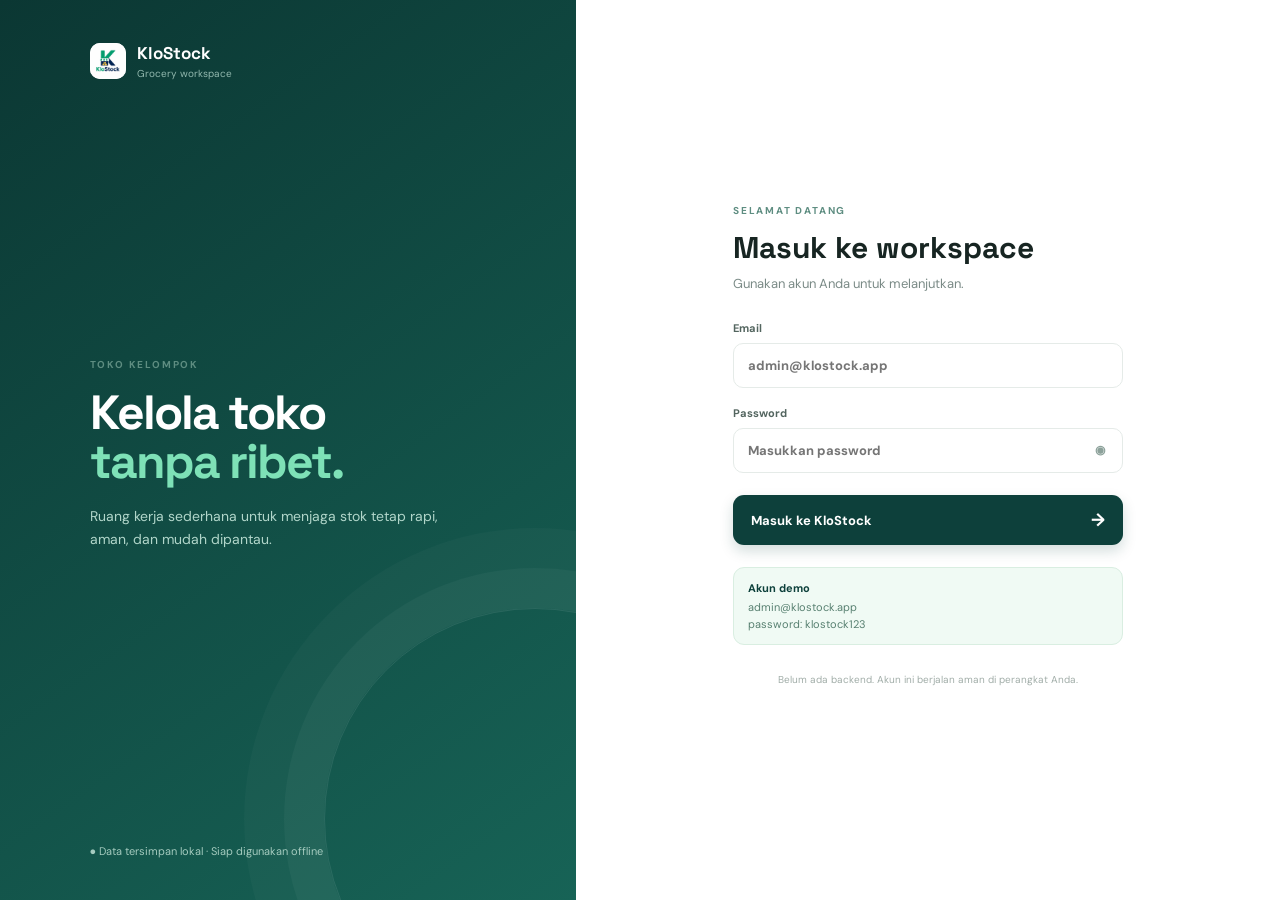
<file: index.html>
<!doctype html>
<html lang="id">
<head>
  <meta charset="UTF-8">
  <meta name="viewport" content="width=device-width, initial-scale=1.0, viewport-fit=cover">
  <meta name="theme-color" content="#0d403b">
  <meta name="description" content="KloStock — Belanja harian tanpa ribet.">
  <link rel="manifest" href="manifest.json">
  <link rel="icon" href="icon.png">
  <link rel="stylesheet" href="style.css?v=12">
  <title>KloStock · Dashboard</title>
</head>
<body data-page="dashboard">
  <div class="splash-screen" id="splashScreen">
    <img class="splash-logo logo-image" src="assets/logo-192.png" alt="KloStock"><h1>KloStock</h1><p>Belanja harian tanpa ribet.</p><span class="loader"></span><small>by Kelompok 5</small>
  </div>
  <div class="app-shell">
    <aside class="sidebar" id="sidebar">
      <div class="brand"><img class="brand-mark logo-image" src="assets/logo-192.png" alt="KloStock"><div><strong>KloStock</strong><span>Grocery workspace</span></div></div>
      <nav class="side-nav"><a class="nav-link active" href="index.html"><span>⌂</span>Dashboard</a><a class="nav-link" href="pages/barang.html"><span>▦</span>Data Produk</a><a class="nav-link" href="pages/tambah-barang.html"><span>＋</span>Tambah Produk</a><a class="nav-link" href="pages/profile.html"><span>◎</span>Profile</a></nav>
      <div class="sidebar-note"><span class="note-dot"></span><div><b>Mode offline siap</b><small>Data tersimpan di perangkat ini.</small></div></div>
      <div class="sidebar-footer"><a class="avatar" href="pages/profile.html" title="Profile" data-user-initials>VL</a><div><b data-user-name>VL</b><small data-user-role>Workspace owner</small></div></div>
    </aside>
    <main class="main-content">
      <header class="topbar"><button class="icon-button menu-toggle" id="menuToggle" aria-label="Buka menu">☰</button><div class="breadcrumbs"><span>Workspace</span><b>›</b><strong>Dashboard</strong></div><div class="top-actions"><button class="icon-button" title="Notifikasi">♧</button><a class="avatar" href="pages/profile.html" title="Profile">ST</a></div></header>
      <div class="page-content">
        <section class="welcome-row"><div><p class="eyebrow">SELAMAT DATANG KEMBALI</p><h1>Kelola toko <em>tanpa ribet.</em></h1><p class="lead">Pantau stok harian dan rapikan toko dalam satu ruang kerja yang sederhana.</p></div><a class="primary-button" href="pages/tambah-barang.html">＋ Tambah Produk</a></section>
        <section class="hero-banner"><div class="hero-copy"><span class="pill light-pill">● Data tersimpan aman di perangkat</span><h2>Toko yang rapi,<br><span>keputusan lebih cepat.</span></h2><p>Semua data tersimpan lokal dan tetap bisa diakses saat offline.</p></div><div class="hero-orbit orbit-one"></div><div class="hero-orbit orbit-two"></div><div class="hero-stats"><div class="floating-stat"><span>STOK</span><strong id="stockPercent">86%</strong><small>kondisi aman</small></div><div class="floating-stat value-stat"><span>NILAI STOK</span><strong id="heroValue">Rp 0</strong><small>nilai total barang</small></div></div></section>
        <section class="stats-grid"><article class="stat-card"><div class="stat-icon teal">▦</div><div><span>Total Barang</span><strong id="totalProducts">0</strong><small>item terdaftar</small></div></article><article class="stat-card"><div class="stat-icon green">↗</div><div><span>Total Stok</span><strong id="totalStock">0</strong><small>unit tersedia</small></div></article><article class="stat-card"><div class="stat-icon yellow">Rp</div><div><span>Nilai Stok</span><strong id="inventoryValue">Rp 0</strong><small>harga × stok</small></div></article><article class="stat-card"><div class="stat-icon red">!</div><div><span>Stok Menipis</span><strong id="lowStock">0</strong><small>perlu perhatian</small></div></article></section>
        <section class="charts-grid"><article class="panel chart-panel"><div class="panel-heading"><div><h2>Ringkasan Stok</h2><p>Pantau jumlah stok berdasarkan kategori.</p></div><span class="panel-menu">•••</span></div><div class="chart-wrap"><canvas id="categoryChart"></canvas></div></article><article class="panel chart-panel donut-panel"><div class="panel-heading"><div><h2>Status Stok</h2><p>Kondisi stok toko saat ini.</p></div><span class="panel-menu">•••</span></div><div class="donut-wrap"><canvas id="statusChart"></canvas><div class="donut-center"><strong id="safePercent">0%</strong><span>aman</span></div></div><div class="legend"><span><i class="dot safe"></i>Aman</span><span><i class="dot warning"></i>Menipis</span><span><i class="dot empty"></i>Habis</span></div></article></section>
        <section class="panel recent-panel"><div class="panel-heading"><div><h2>Produk Terbaru</h2><p>Produk yang baru saja masuk ke toko.</p></div><a class="text-button" href="pages/barang.html">Lihat Semua <span>→</span></a></div><div class="recent-list" id="recentProducts"></div></section>
      </div>
    </main>
  </div>
  <div class="toast" id="toast"></div><script src="js/storage.js?v=12"></script><script src="js/auth.js?v=12"></script><script src="app.js?v=12"></script><script src="js/dashboard.js?v=12"></script>
</body>
</html>

``
</file>
<file: style.css>
@import url('https://fonts.googleapis.com/css2?family=DM+Sans:wght@400;500;600;700&family=Space+Grotesk:wght@500;600;700&display=swap');
:root{--teal:#0d403b;--teal-2:#145c52;--emerald:#31c48d;--mint:#e8f8ef;--bg:#f6f8f7;--ink:#172522;--muted:#7b8b87;--line:#e5ebe8;--white:#fff;--shadow:0 12px 34px rgba(23,53,46,.07);--radius:18px}*{box-sizing:border-box}body{margin:0;background:var(--bg);color:var(--ink);font-family:'DM Sans',Arial,sans-serif;font-size:14px}a{text-decoration:none;color:inherit}button,input,select{font:inherit}button{cursor:pointer;border:0}.app-shell{display:flex;min-height:100vh}.sidebar{width:248px;background:var(--teal);color:#c3dad3;padding:27px 18px 21px;display:flex;flex-direction:column;position:fixed;inset:0 auto 0 0;z-index:10}.brand{display:flex;align-items:center;gap:11px;padding:0 9px 42px;color:#fff}.brand-mark,.splash-logo{display:grid;place-items:center;width:36px;height:36px;border-radius:12px;background:var(--emerald);color:var(--teal);font-family:'Space Grotesk';font-weight:700;font-size:21px}.brand strong{display:block;font-family:'Space Grotesk';font-size:17px}.brand span{display:block;color:#92b8ae;font-size:10px;margin-top:3px}.side-nav{display:grid;gap:7px}.nav-link{display:flex;align-items:center;gap:14px;border-radius:12px;padding:13px 14px;color:#9dc2ba;font-weight:600;transition:.18s}.nav-link span{font-size:21px;line-height:16px;width:18px;text-align:center}.nav-link:hover,.nav-link.active{background:rgba(255,255,255,.1);color:#fff}.nav-link.active{box-shadow:inset 3px 0 var(--emerald)}.sidebar-note{display:flex;gap:10px;background:rgba(255,255,255,.065);border:1px solid rgba(255,255,255,.07);padding:14px 12px;border-radius:14px;margin-top:auto;margin-bottom:19px}.note-dot{width:8px;height:8px;border-radius:50%;background:var(--emerald);margin-top:4px;box-shadow:0 0 0 5px rgba(49,196,141,.12)}.sidebar-note b,.sidebar-footer b{font-size:11px;color:#e1f2ed;display:block}.sidebar-note small,.sidebar-footer small{font-size:10px;color:#8db4aa;display:block;margin-top:4px}.sidebar-footer{border-top:1px solid rgba(255,255,255,.11);padding:17px 8px 0;display:flex;gap:10px;align-items:center}.avatar{width:32px;height:32px;border-radius:50%;background:#d9f2e4;color:var(--teal);display:inline-grid;place-items:center;font-size:11px;font-weight:700;flex:none}.main-content{margin-left:248px;flex:1;min-width:0}.topbar{height:73px;padding:0 4.2vw;display:flex;align-items:center;justify-content:space-between;background:rgba(246,248,247,.92);border-bottom:1px solid var(--line);position:sticky;top:0;z-index:5}.breadcrumbs{display:flex;gap:12px;align-items:center;color:#a1aaa7;font-size:12px}.breadcrumbs b{font-size:18px;color:#cad1ce}.breadcrumbs strong{color:var(--ink);font-weight:600}.top-actions{display:flex;gap:20px;align-items:center}.icon-button{width:34px;height:34px;border-radius:50%;background:transparent;color:#65736f;font-size:18px}.icon-button:hover{background:#e9efec}.menu-toggle{display:none}.page-content{max-width:1330px;margin:auto;padding:43px 4.2vw 60px}.welcome-row{display:flex;justify-content:space-between;align-items:end;gap:22px;margin-bottom:31px}.eyebrow{font-size:10px;letter-spacing:1.8px;color:#5e8d81;font-weight:700;margin:0 0 11px}.welcome-row h1{font-family:'Space Grotesk';font-size:34px;line-height:1.12;letter-spacing:-1px;margin:0}.welcome-row h1 em{font-style:normal;color:#2ea477}.lead{color:var(--muted);margin:11px 0 0;max-width:560px;line-height:1.6}.primary-button{background:var(--teal);color:white;padding:13px 18px;border-radius:11px;font-size:13px;font-weight:700;white-space:nowrap;box-shadow:0 6px 14px rgba(13,64,59,.18);transition:.18s}.primary-button:hover{background:#185a51;transform:translateY(-1px)}.hero-banner{position:relative;overflow:hidden;min-height:245px;border-radius:22px;background:linear-gradient(115deg,#0c3b37,#186458 57%,#2e9a72);color:white;padding:29px 34px;margin-bottom:19px;box-shadow:0 15px 30px rgba(13,64,59,.15)}.hero-banner:after{content:'';position:absolute;inset:0;background-image:linear-gradient(120deg,transparent 55%,rgba(255,255,255,.06) 55.2%,transparent 55.6%),radial-gradient(circle at 78% 42%,transparent 0 38px,rgba(255,255,255,.08) 39px 40px,transparent 41px 82px,rgba(255,255,255,.06) 83px 84px,transparent 85px);pointer-events:none}.hero-copy{position:relative;z-index:1;max-width:490px}.pill{display:inline-block;border-radius:20px;padding:7px 11px;font-size:10px;font-weight:600}.light-pill{background:rgba(255,255,255,.13);color:#c7eee0}.hero-copy h2{font-family:'Space Grotesk';font-size:32px;letter-spacing:-1px;line-height:1.12;margin:20px 0 12px}.hero-copy h2 span{color:#82e0b9}.hero-copy p{color:#b5d9ce;font-size:12px;margin:0}.hero-stats{position:absolute;right:42px;bottom:32px;display:flex;gap:11px;z-index:2}.floating-stat{background:#f6fcf8;color:var(--teal);border-radius:13px;padding:13px 16px;min-width:116px;box-shadow:0 10px 24px rgba(0,0,0,.12)}.floating-stat span,.floating-stat small{font-size:9px;letter-spacing:.7px;color:#78a296;display:block}.floating-stat strong{font-family:'Space Grotesk';font-size:23px;display:block;margin:4px 0 3px}.value-stat strong{font-size:17px}.stats-grid{display:grid;grid-template-columns:repeat(4,1fr);gap:15px;margin-bottom:20px}.stat-card,.panel{background:var(--white);border:1px solid var(--line);border-radius:var(--radius);box-shadow:var(--shadow)}.stat-card{display:flex;gap:13px;align-items:center;padding:18px 17px}.stat-icon{width:38px;height:38px;border-radius:12px;display:grid;place-items:center;font-weight:700}.stat-icon.teal{color:#247c70;background:#e8f7f2}.stat-icon.green{color:#249969;background:#e9f8ef}.stat-icon.yellow{color:#b98835;background:#fff7e5}.stat-icon.red{color:#d56e5c;background:#fff0ed}.stat-card span,.stat-card small{display:block;color:#7d8986;font-size:11px}.stat-card strong{display:block;font-family:'Space Grotesk';font-size:21px;margin:3px 0}.stat-card small{font-size:10px;color:#a2adaa}.charts-grid{display:grid;grid-template-columns:1.5fr 1fr;gap:19px;margin-bottom:20px}.panel{padding:24px}.panel-heading{display:flex;justify-content:space-between;align-items:start;gap:10px}.panel h2{font-family:'Space Grotesk';font-size:16px;margin:0}.panel-heading p{color:#97a29f;font-size:11px;margin:7px 0 0}.panel-menu{color:#a9b4b0;letter-spacing:3px}.chart-wrap{height:220px;margin-top:18px}.chart-wrap canvas,.donut-wrap canvas{width:100%!important;height:100%!important}.donut-wrap{height:190px;max-width:250px;margin:11px auto;position:relative}.donut-center{position:absolute;inset:0;display:flex;justify-content:center;align-items:center;flex-direction:column;pointer-events:none}.donut-center strong{font-family:'Space Grotesk';font-size:24px}.donut-center span{font-size:10px;color:#99a6a2;margin-top:2px}.legend{display:flex;justify-content:center;gap:20px;color:#7e8a86;font-size:10px}.dot{display:inline-block;width:7px;height:7px;border-radius:50%;margin-right:5px}.safe{background:#36bd89}.warning{background:#f1bc58}.empty{background:#e16b5b}.recent-panel{padding-bottom:8px}.text-button{color:#2b9b72;font-size:11px;font-weight:700}.recent-list{margin-top:18px}.recent-item{display:grid;grid-template-columns:40px minmax(120px,1.5fr) 1fr 100px 90px;align-items:center;gap:15px;padding:13px 0;border-top:1px solid #eef2f0}.product-thumb{width:40px;height:40px;border-radius:11px;background:#e7f5ee;display:grid;place-items:center;color:#218768;font-weight:700;font-size:13px}.product-name strong,.product-name small{display:block}.product-name strong{font-size:12px}.product-name small{font-size:10px;color:#98a6a1;margin-top:3px}.item-meta{font-size:11px;color:#7d8b86}.price{font-size:12px;font-weight:700}.status{font-size:10px;padding:6px 9px;border-radius:20px;text-align:center}.status.safe{color:#16815e;background:#e7f8ef}.status.warning{color:#b37b20;background:#fff5df}.status.empty{color:#c95043;background:#fff0ed}.splash-screen{position:fixed;inset:0;background:var(--teal);color:#fff;display:grid;place-items:center;align-content:center;z-index:100;transition:opacity .4s,visibility .4s}.splash-screen.hidden{opacity:0;visibility:hidden}.splash-screen .splash-logo{width:62px;height:62px;font-size:34px;margin-bottom:18px}.splash-screen h1{font-family:'Space Grotesk';font-size:30px;margin:0}.splash-screen p{color:#abd6c8;margin:7px 0 25px}.splash-screen small{color:#78aa9c;margin-top:18px}.loader{width:24px;height:24px;border:2px solid rgba(255,255,255,.25);border-top-color:#63d9a5;border-radius:50%;animation:spin .8s linear infinite}@keyframes spin{to{transform:rotate(360deg)}}.toast{position:fixed;right:22px;bottom:22px;background:#173f39;color:#fff;padding:13px 17px;border-radius:10px;box-shadow:0 10px 26px #123b3538;opacity:0;transform:translateY(15px);transition:.2s;z-index:100;font-size:12px}.toast.show{opacity:1;transform:translateY(0)}.page-title{margin-bottom:28px}.page-title h1{font-family:'Space Grotesk';font-size:30px;margin:0}.page-title p{color:var(--muted);margin:8px 0 0}.toolbar{display:flex;justify-content:space-between;gap:14px;align-items:center;margin-bottom:18px}.search-box{display:flex;align-items:center;gap:8px;background:#fff;border:1px solid var(--line);border-radius:10px;padding:0 12px;width:min(100%,330px)}.search-box input{border:0;outline:0;padding:11px 0;width:100%;font-size:12px}.filters{display:flex;gap:9px;flex-wrap:wrap}.select-control,.form-control{border:1px solid var(--line);border-radius:10px;background:#fff;padding:10px 12px;color:#677570;font-size:12px;outline:0}.data-panel{overflow:hidden;padding:0}.table-wrap{overflow-x:auto}.products-table{width:100%;border-collapse:collapse;min-width:760px}.products-table th{text-align:left;padding:15px 20px;background:#fafcfb;color:#98a49f;font-size:10px;text-transform:uppercase;letter-spacing:.7px;font-weight:700}.products-table td{padding:15px 20px;border-top:1px solid #eef2f0;font-size:12px;vertical-align:middle}.products-table .code{color:#6c9489;font-weight:700}.action-buttons{display:flex;gap:6px}.small-button{border:1px solid var(--line);background:#fff;border-radius:8px;padding:7px 8px;color:#60736d;font-size:11px}.small-button:hover{background:#eef8f3;color:var(--teal)}.small-button.delete:hover{background:#fff0ed;color:#c95043}.empty-state{text-align:center;padding:46px;color:#96a39f}.form-panel{max-width:820px}.form-grid{display:grid;grid-template-columns:1fr 1fr;gap:18px}.form-field{display:flex;flex-direction:column;gap:7px}.form-field.full{grid-column:1/-1}.form-field label{font-size:11px;font-weight:700;color:#566660}.form-control{width:100%;font-size:13px}.form-control:focus{border-color:#60b997;box-shadow:0 0 0 3px #dff4e9}.form-actions{display:flex;justify-content:flex-end;gap:10px;margin-top:24px;padding-top:20px;border-top:1px solid var(--line)}.secondary-button{background:#fff;border:1px solid var(--line);padding:12px 17px;border-radius:10px;color:#6e7e79;font-weight:600}.detail-card{display:grid;grid-template-columns:220px 1fr;gap:30px}.detail-image{min-height:240px;border-radius:18px;background:linear-gradient(145deg,#e5f6ed,#c6e9d9);display:grid;place-items:center;color:#218768;font-family:'Space Grotesk';font-size:55px}.detail-content h2{font-family:'Space Grotesk';font-size:27px;margin:0 0 7px}.detail-code{color:#75a393;font-weight:700;font-size:12px}.detail-status{margin:16px 0}.detail-grid{display:grid;grid-template-columns:repeat(2,1fr);gap:18px;border-top:1px solid var(--line);padding-top:18px}.detail-grid span{display:block;color:#94a19c;font-size:10px;margin-bottom:5px}.detail-grid strong{font-size:14px}.back-link{display:inline-block;color:#5c8c80;font-size:12px;margin-bottom:21px}.modal-backdrop{position:fixed;inset:0;background:#123b3550;display:none;place-items:center;z-index:40}.modal-backdrop.show{display:grid}.modal{background:white;border-radius:17px;padding:25px;max-width:370px;width:calc(100% - 30px);box-shadow:0 24px 55px #123b3540}.modal h3{font-family:'Space Grotesk';margin:0 0 9px}.modal p{color:#788782;font-size:12px;line-height:1.5}.modal-actions{display:flex;justify-content:flex-end;gap:9px;margin-top:20px}.danger-button{background:#d86657;color:white;padding:11px 15px;border-radius:9px;font-weight:700;font-size:12px}
@media(max-width:980px){.sidebar{width:220px}.main-content{margin-left:220px}.stats-grid{grid-template-columns:repeat(2,1fr)}.charts-grid{grid-template-columns:1fr}.hero-stats{right:25px}.hero-copy{max-width:55%}}
@media(max-width:700px){.sidebar{transform:translateX(-100%);transition:.22s;width:250px;box-shadow:15px 0 35px #092f2b33}.sidebar.open{transform:translateX(0)}.main-content{margin-left:0}.topbar{padding:0 18px}.menu-toggle{display:block;margin-right:12px}.breadcrumbs{margin-right:auto}.top-actions{gap:8px}.page-content{padding:30px 18px 45px}.welcome-row{align-items:start;flex-direction:column}.welcome-row h1{font-size:29px}.primary-button{width:100%;text-align:center}.hero-banner{padding:25px 22px;min-height:330px}.hero-copy{max-width:100%}.hero-copy h2{font-size:27px}.hero-stats{right:20px;left:20px;bottom:22px;justify-content:space-between}.floating-stat{min-width:0;width:48%;padding:11px}.floating-stat strong{font-size:19px}.value-stat strong{font-size:14px}.stat-card{padding:14px}.stat-card strong{font-size:18px}.toolbar{align-items:stretch;flex-direction:column}.search-box{width:100%}.filters{display:grid;grid-template-columns:1fr 1fr}.select-control{width:100%}.recent-item{grid-template-columns:40px 1fr auto}.recent-item .item-meta,.recent-item .price{display:none}.recent-item .status{grid-column:3}.form-grid{grid-template-columns:1fr}.form-field.full{grid-column:auto}.detail-card{grid-template-columns:1fr;gap:20px}.detail-image{min-height:170px}.detail-grid{gap:15px}.page-title h1{font-size:27px}}
@media(prefers-reduced-motion:reduce){*,*:before,*:after{animation-duration:.01ms!important;transition-duration:.01ms!important}}

/* Login dan profile */
.auth-page{min-height:100vh;display:grid;grid-template-columns:minmax(320px,.9fr) 1.1fr;background:#fff}.auth-visual{background:linear-gradient(145deg,#0b3733,#176356);color:#fff;padding:42px 7vw;display:flex;flex-direction:column;justify-content:space-between;position:relative;overflow:hidden}.auth-visual:after{content:'';position:absolute;width:420px;height:420px;border:1px solid #ffffff18;border-radius:50%;right:-170px;bottom:-130px;box-shadow:0 0 0 40px #ffffff09,0 0 0 80px #ffffff06}.auth-brand{padding:0;color:#fff}.auth-visual-copy{position:relative;z-index:1;max-width:430px}.auth-visual-copy h1{font-family:'Space Grotesk';font-size:48px;line-height:1.02;letter-spacing:-2px;margin:18px 0}.auth-visual-copy h1 em{color:#7ee1b7;font-style:normal}.auth-visual-copy>p:last-child{color:#b1d6ca;line-height:1.7;max-width:350px}.auth-visual-foot{font-size:11px;color:#a5cbbf;position:relative;z-index:1}.auth-form-wrap{display:grid;place-items:center;padding:40px 7vw}.auth-form{width:min(100%,390px)}.auth-form h2{font-family:'Space Grotesk';font-size:30px;margin:0 0 8px}.auth-subtitle{color:var(--muted);font-size:13px;margin:0 0 29px}.auth-form form{display:grid;gap:18px}.auth-form label{display:grid;gap:8px;color:#53655f;font-size:11px;font-weight:700}.auth-form input{width:100%;border:1px solid var(--line);border-radius:10px;padding:13px 14px;outline:0;color:var(--ink);font-size:13px}.auth-form input:focus{border-color:#60b997;box-shadow:0 0 0 3px #dff4e9}.password-field{position:relative}.password-field input{padding-right:42px}.password-field button{position:absolute;right:8px;top:7px;width:30px;height:30px;background:transparent;color:#8ca19a;font-size:12px}.auth-submit{width:100%;display:flex;justify-content:space-between;align-items:center;margin-top:4px}.auth-submit span{font-size:18px}.demo-hint{display:grid;gap:3px;background:#f0faf4;border:1px solid #d9eee1;border-radius:11px;padding:13px 14px;margin-top:22px;color:#588071;font-size:11px}.demo-hint strong{color:var(--teal);font-size:11px;margin-bottom:2px}.auth-footer{text-align:center;color:#a1ada8;font-size:10px;margin-top:28px}.login-error{display:none;color:#c95043;background:#fff0ed;border-radius:8px;padding:9px 11px;font-size:11px}.login-error.show{display:block}.mobile-auth-logo{display:none}.profile-panel{max-width:820px}.profile-heading{display:flex;align-items:center;gap:16px;border-bottom:1px solid var(--line);padding-bottom:24px;margin-bottom:24px}.profile-avatar{width:65px;height:65px;border-radius:20px;display:grid;place-items:center;background:var(--mint);color:#218768;font-family:'Space Grotesk';font-size:21px;font-weight:700}.profile-heading h2{font-family:'Space Grotesk';margin:0;font-size:21px}.profile-heading p{margin:6px 0 0;color:#95a29d;font-size:12px}
@media(max-width:700px){.auth-page{display:block}.auth-visual{min-height:280px;padding:28px 25px}.auth-visual-copy{margin-top:44px}.auth-visual-copy h1{font-size:36px}.auth-visual-copy>p:last-child,.auth-visual-foot{display:none}.auth-form-wrap{padding:38px 25px}.mobile-auth-logo{display:flex;align-items:center;gap:9px;margin-bottom:38px;color:var(--teal);font-family:'Space Grotesk';font-size:17px}.mobile-auth-logo .brand-mark{width:30px;height:30px;font-size:17px}.auth-brand{display:flex}.profile-panel{padding:18px}.profile-heading{padding-bottom:18px}}

.logout-modal{text-align:center}.logout-modal-icon{width:48px;height:48px;border-radius:15px;display:grid;place-items:center;margin:0 auto 16px;background:#fff0ed;color:#d86657;font-size:23px;font-weight:700}.logout-modal .modal-actions{justify-content:center}.logout-modal .danger-button{min-width:92px}.logout-screen{position:fixed;inset:0;background:var(--teal);color:#fff;display:grid;place-items:center;align-content:center;z-index:110;opacity:0;visibility:hidden;transition:opacity .25s,visibility .25s}.logout-screen.show{opacity:1;visibility:visible}.logout-screen .splash-logo{width:58px;height:58px;font-size:30px;margin-bottom:18px}.logout-screen h2{font-family:'Space Grotesk';font-size:27px;margin:0}.logout-screen p{color:#b3d8cc;margin:8px 0 25px;font-size:12px}.logout-screen .loader{width:22px;height:22px}

.logo-image{object-fit:cover;display:block}.brand-mark.logo-image{padding:0}.splash-logo.logo-image{border-radius:18px}

/* Mobile PWA layout: desktop remains unchanged above 760px. */
@media (max-width:760px){
  html,body{width:100%;min-width:0;overflow-x:hidden}.app-shell{display:block;min-height:100dvh}.sidebar{width:282px;max-width:86vw;transform:translateX(-105%);padding:24px 16px 18px;position:fixed;inset:0 auto 0 0;z-index:30}.sidebar.open{transform:translateX(0)}.brand{padding:0 9px 34px}.brand-mark.logo-image{width:42px;height:42px}.main-content{width:100%;margin-left:0;min-width:0}.topbar{height:64px;padding:0 16px;position:sticky;top:0;z-index:20}.menu-toggle{display:grid!important;place-items:center;width:36px;height:36px;font-size:20px;background:#e8f5ef;border-radius:11px}.breadcrumbs{gap:7px;font-size:11px;overflow:hidden;white-space:nowrap}.breadcrumbs span,.breadcrumbs b{display:none}.top-actions{gap:7px}.top-actions .icon-button{display:none}.top-actions .avatar{width:30px;height:30px}.page-content{width:100%;padding:25px 16px 42px}.page-title{margin-bottom:22px}.page-title h1{font-size:28px}.page-title p{font-size:12px}.welcome-row{gap:17px;margin-bottom:22px}.welcome-row h1{font-size:29px}.welcome-row .lead{font-size:12px;line-height:1.5}.welcome-row .primary-button{width:100%}.hero-banner{min-height:306px;padding:22px 19px;border-radius:19px}.hero-copy h2{font-size:26px;margin-top:17px}.hero-stats{right:17px;left:17px;bottom:18px;gap:8px}.floating-stat{padding:10px 11px;border-radius:11px}.floating-stat span,.floating-stat small{font-size:8px}.floating-stat strong{font-size:17px}.value-stat strong{font-size:13px}.stats-grid{grid-template-columns:1fr 1fr;gap:10px;margin-bottom:14px}.stat-card{min-width:0;gap:8px;padding:12px 10px;border-radius:14px}.stat-icon{width:30px;height:30px;border-radius:9px;font-size:12px}.stat-card span{font-size:9px}.stat-card strong{font-size:17px}.stat-card small{font-size:9px}.charts-grid{grid-template-columns:1fr;gap:12px}.panel{border-radius:16px;padding:17px}.chart-wrap{height:190px}.donut-wrap{height:170px}.recent-panel{padding:17px 13px}.recent-item{grid-template-columns:35px minmax(0,1fr) auto;gap:9px}.recent-item .item-meta,.recent-item .price{display:none}.recent-item .status{grid-column:auto}.toolbar{flex-direction:column;align-items:stretch;gap:9px}.search-box{width:100%;height:44px}.filters{display:grid;grid-template-columns:1fr 1fr;gap:8px}.select-control{min-width:0;width:100%;height:42px}.filters .primary-button{grid-column:1/-1;width:100%;text-align:center}.data-panel{overflow:visible;background:transparent;border:0;box-shadow:none}.table-wrap{overflow:visible}.products-table{display:block;min-width:0;width:100%}.products-table thead{display:none}.products-table tbody{display:grid;gap:10px}.products-table tr{display:grid;grid-template-columns:minmax(0,1fr) auto;gap:6px 10px;padding:15px;background:#fff;border:1px solid var(--line);border-radius:15px;box-shadow:var(--shadow)}.products-table td{display:block;padding:0;border:0;font-size:11px}.products-table td:nth-child(1){grid-column:1;color:#6c9489;font-size:10px}.products-table td:nth-child(2){grid-column:1;font-size:14px;line-height:1.2}.products-table td:nth-child(3){grid-column:1;color:#75908B}.products-table td:nth-child(4),.products-table td:nth-child(5),.products-table td:nth-child(6),.products-table td:nth-child(7){display:none}.products-table td:nth-child(8){grid-column:2;grid-row:1/4;align-self:start}.products-table td:nth-child(9){grid-column:1/-1;padding-top:8px;border-top:1px solid #eef2f0}.action-buttons{display:flex;gap:7px}.small-button{flex:1;padding:9px 8px;font-size:11px}.form-panel{padding:17px}.form-grid{grid-template-columns:1fr;gap:14px}.form-field.full{grid-column:auto}.form-actions{justify-content:stretch;gap:8px}.form-actions button{flex:1}.detail-card{grid-template-columns:1fr;gap:15px;padding:17px}.detail-image{min-height:150px}.detail-grid{grid-template-columns:1fr 1fr;gap:12px}.modal{width:calc(100% - 32px);padding:21px}.modal-actions{justify-content:stretch}.modal-actions button{flex:1}.profile-panel{padding:17px}.profile-heading{padding-bottom:17px}.auth-page{min-height:100dvh}.auth-visual{min-height:270px}.auth-form-wrap{padding:32px 20px 40px}.logout-screen{min-height:100dvh}
}
@media (min-width:761px){.sidebar{transform:none!important}}
.logo-image{object-fit:contain!important;background:#fff}.brand-mark.logo-image{border-radius:10px}.splash-logo.logo-image{border-radius:18px}
</file>
